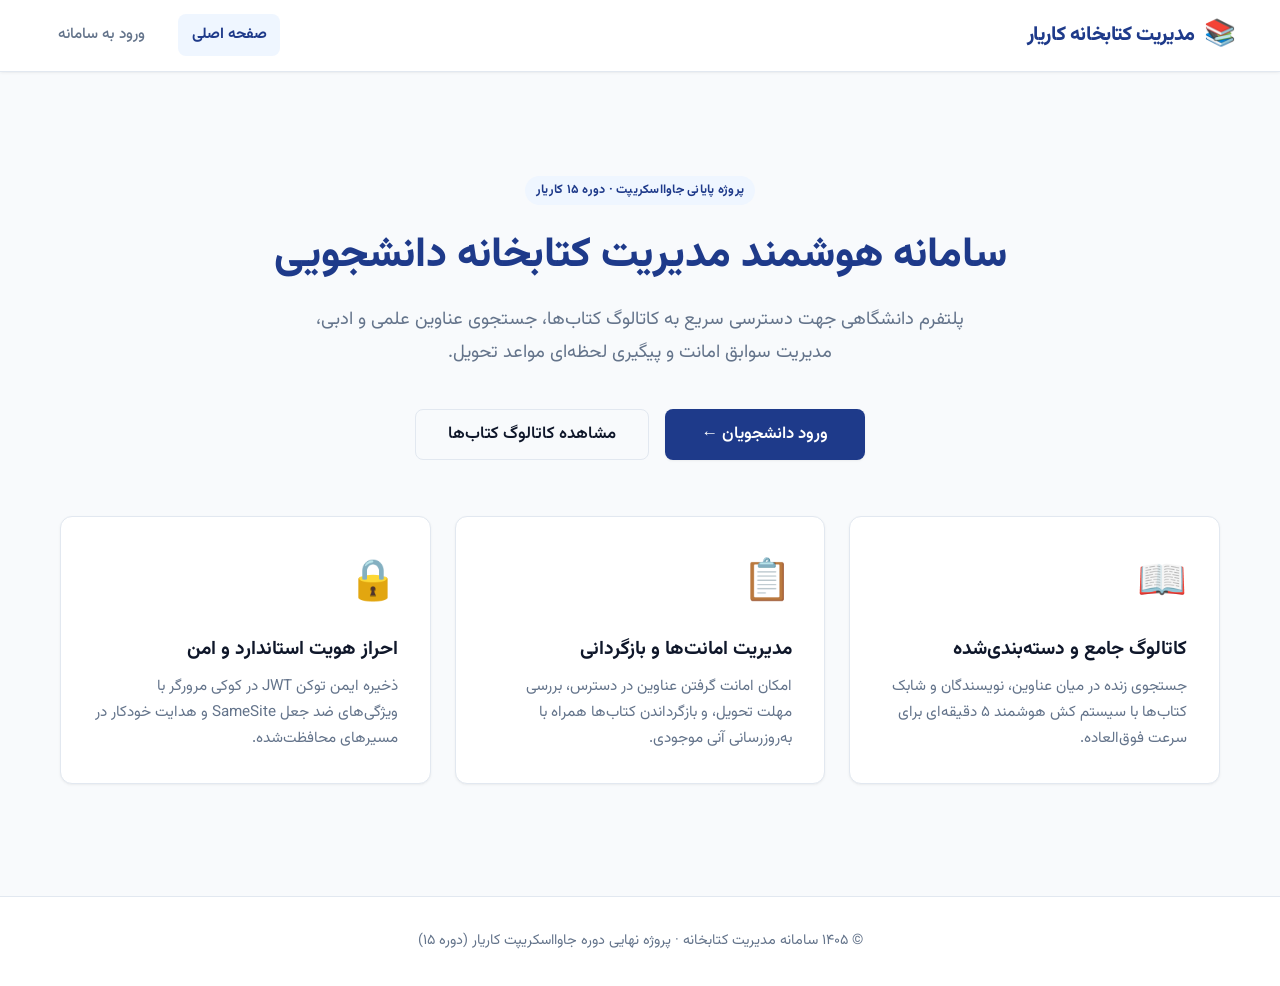
<file: index.html>
<!DOCTYPE html>
<html lang="fa" dir="rtl">
<head>
    <meta charset="UTF-8">
    <meta name="viewport" content="width=device-width, initial-scale=1.0">
    <title>سامانه مدیریت کتابخانه - صفحه اصلی</title>
    <link rel="stylesheet" href="css/style.css">
</head>
<body>
    <header class="header">
        <div class="container">
            <div class="header-content">
                <a href="index.html" class="logo">
                    <span class="logo-icon">📚</span>
                    <span>مدیریت کتابخانه کاریار</span>
                </a>
                <button class="menu-toggle" id="menuToggle" type="button" aria-label="تغییر وضعیت منو" aria-expanded="false">
                    &#9776;
                </button>
                <nav class="nav" id="publicNav">
                    <a href="index.html" class="active">صفحه اصلی</a>
                    <a href="login.html" id="navAuthLink">ورود به سامانه</a>
                </nav>
            </div>
        </div>
    </header>

    <main class="main-content">
        <div class="container">
            <section style="text-align: center; padding: 4rem 1rem 3rem;">
                <span class="category-badge" style="background-color: var(--primary-light); color: var(--primary); margin-bottom: 1.5rem; display: inline-block;">
                    پروژه پایانی جاوااسکریپت &middot; دوره ۱۵ کاریار
                </span>
                <h1 style="font-size: 2.6rem; color: var(--primary); margin-bottom: 1.25rem; line-height: 1.3; font-weight: 800;">
                    سامانه هوشمند مدیریت کتابخانه دانشجویی
                </h1>
                <p style="font-size: 1.15rem; color: var(--text-muted); margin: 0 auto 2.5rem; max-width: 660px; line-height: 1.8;">
                    پلتفرم دانشگاهی جهت دسترسی سریع به کاتالوگ کتاب‌ها، جستجوی عناوین علمی و ادبی، مدیریت سوابق امانت و پیگیری لحظه‌ای مواعد تحویل.
                </p>
                
                <div style="display: flex; gap: 1rem; justify-content: center; flex-wrap: wrap; margin-bottom: 3.5rem;">
                    <a href="login.html" id="heroCta" class="btn btn-primary" style="padding: 0.85rem 2.2rem; font-size: 1.05rem;">
                        ورود دانشجویان &larr;
                    </a>
                    <a href="books.html" class="btn btn-outline" style="padding: 0.85rem 2rem; font-size: 1.05rem;">
                        مشاهده کاتالوگ کتاب‌ها
                    </a>
                </div>

                <div class="grid grid-3" style="margin-top: 2rem; text-align: right;">
                    <div class="card" style="padding: 2rem;">
                        <div style="font-size: 2.5rem; margin-bottom: 1rem;">📖</div>
                        <h3 style="color: var(--text-main); margin-bottom: 0.5rem; font-size: 1.2rem; font-weight: 700;">کاتالوگ جامع و دسته‌بندی‌شده</h3>
                        <p style="color: var(--text-muted); font-size: 0.95rem; line-height: 1.7;">
                            جستجوی زنده در میان عناوین، نویسندگان و شابک کتاب‌ها با سیستم کش هوشمند ۵ دقیقه‌ای برای سرعت فوق‌العاده.
                        </p>
                    </div>
                    
                    <div class="card" style="padding: 2rem;">
                        <div style="font-size: 2.5rem; margin-bottom: 1rem;">📋</div>
                        <h3 style="color: var(--text-main); margin-bottom: 0.5rem; font-size: 1.2rem; font-weight: 700;">مدیریت امانت‌ها و بازگردانی</h3>
                        <p style="color: var(--text-muted); font-size: 0.95rem; line-height: 1.7;">
                            امکان امانت گرفتن عناوین در دسترس، بررسی مهلت تحویل، و بازگرداندن کتاب‌ها همراه با به‌روزرسانی آنی موجودی.
                        </p>
                    </div>
                    
                    <div class="card" style="padding: 2rem;">
                        <div style="font-size: 2.5rem; margin-bottom: 1rem;">🔒</div>
                        <h3 style="color: var(--text-main); margin-bottom: 0.5rem; font-size: 1.2rem; font-weight: 700;">احراز هویت استاندارد و امن</h3>
                        <p style="color: var(--text-muted); font-size: 0.95rem; line-height: 1.7;">
                            ذخیره ایمن توکن JWT در کوکی مرورگر با ویژگی‌های ضد جعل SameSite و هدایت خودکار در مسیرهای محافظت‌شده.
                        </p>
                    </div>
                </div>
            </section>
        </div>
    </main>

    <footer class="footer">
        <div class="container">
            <p>&copy; ۱۴۰۵ سامانه مدیریت کتابخانه &middot; پروژه نهایی دوره جاوااسکریپت کاریار (دوره ۱۵)</p>
        </div>
    </footer>

    <script type="module">
        import { isAuthenticated } from './js/auth.js';
        import { setupMobileNav } from './js/utils.js';
        
        setupMobileNav();

        if (isAuthenticated()) {
            const navAuthLink = document.getElementById('navAuthLink');
            const heroCta = document.getElementById('heroCta');
            if (navAuthLink) {
                navAuthLink.textContent = 'داشبورد دانشجو';
                navAuthLink.href = 'dashboard.html';
            }
            if (heroCta) {
                heroCta.textContent = 'ورود به داشبورد ←';
                heroCta.href = 'dashboard.html';
            }
        }
    </script>
</body>
</html>
</file>
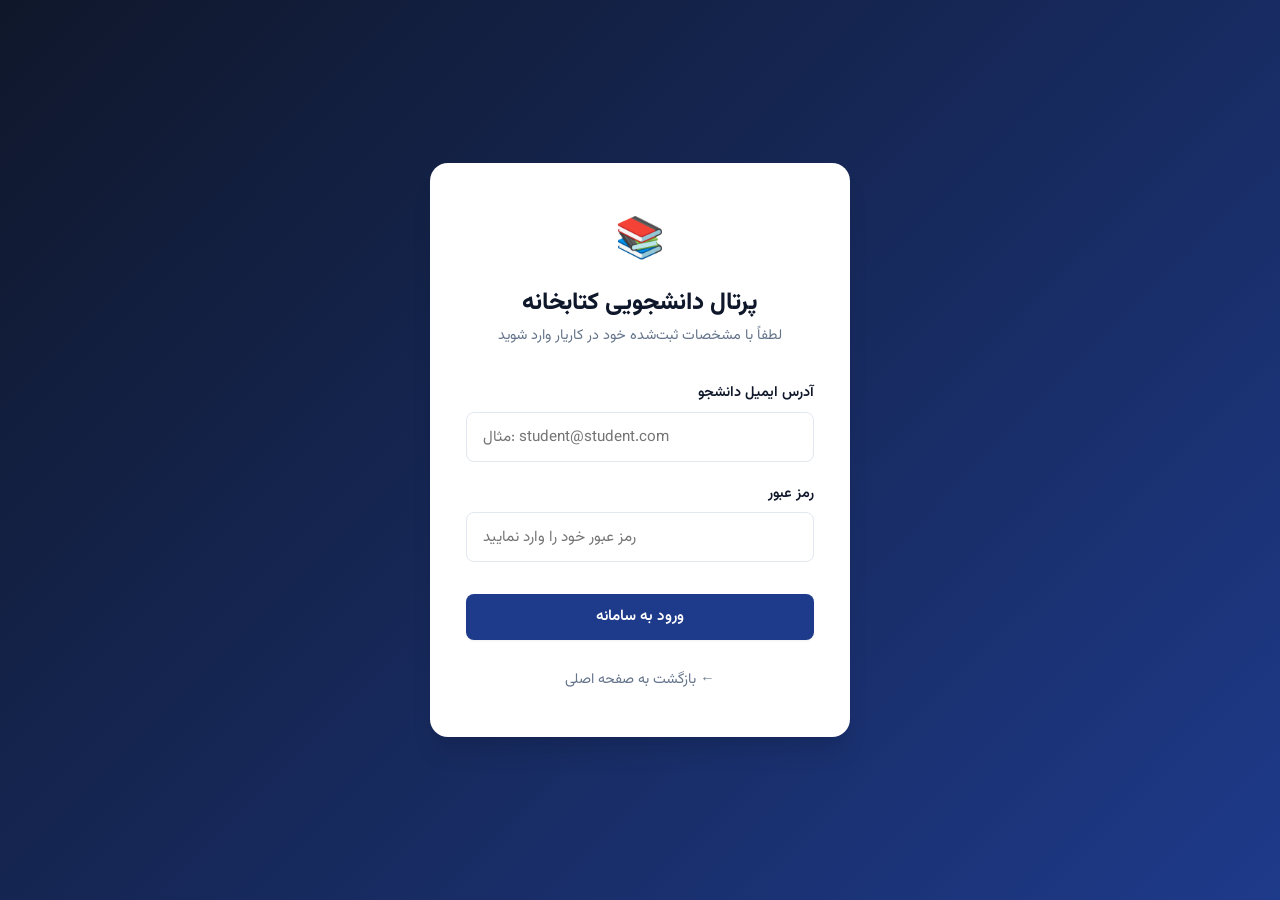
<file: books.html>
<!DOCTYPE html>
<html lang="fa" dir="rtl">
<head>
    <meta charset="UTF-8">
    <meta name="viewport" content="width=device-width, initial-scale=1.0">
    <title>مرور کتاب‌ها - سامانه مدیریت کتابخانه</title>
    <link rel="stylesheet" href="css/style.css">
</head>
<body>
    <header class="header">
        <div class="container">
            <div class="header-content">
                <a href="dashboard.html" class="logo">
                    <span class="logo-icon">📚</span>
                    <span>مدیریت کتابخانه کاریار</span>
                </a>

                <button class="menu-toggle" id="menuToggle" type="button" aria-label="تغییر وضعیت منو" aria-expanded="false">
                    &#9776;
                </button>

                <nav class="nav" id="primaryNav">
                    <a href="dashboard.html">داشبورد</a>
                    <a href="books.html" class="active">مرور کتاب‌ها</a>
                    <a href="my-loans.html">امانت‌های من</a>
                    <a href="#" id="logoutBtn" style="color: var(--danger);">خروج از حساب</a>
                </nav>

                <div class="user-info">
                    <div class="user-avatar" id="userAvatar">د</div>
                    <span class="user-name" id="userName">دانشجو</span>
                </div>
            </div>
        </div>
    </header>

    <main class="main-content">
        <div class="container">
            <div class="page-header">
                <h1 class="page-title">کاتالوگ کتاب‌ها</h1>
                <p class="page-subtitle">کاتالوگ عناوین را مشاهده نموده، بر اساس موضوع فیلتر کنید و کتاب مورد نظر را به صورت زنده به امانت بگیرید.</p>
            </div>
            
            <div id="booksAlert"></div>

            <div class="filter-bar">
                <div class="search-input-wrapper">
                    <input 
                        type="text" 
                        id="searchInput" 
                        class="form-input" 
                        placeholder="🔍 جستجوی کتاب بر اساس عنوان، نویسنده یا شابک (ISBN)..." 
                        aria-label="جستجوی کتاب"
                    >
                </div>
                <div class="filter-select-wrapper">
                    <select id="categoryFilter" class="form-select" aria-label="فیلتر موضوعی">
                        <option value="">همه دسته‌بندی‌ها</option>
                    </select>
                </div>
                <div class="filter-select-wrapper">
                    <select id="availabilityFilter" class="form-select" aria-label="فیلتر وضعیت موجودی">
                        <option value="all">همه وضعیت‌ها</option>
                        <option value="available">فقط کتاب‌های موجود</option>
                        <option value="unavailable">فقط کتاب‌های ناموجود</option>
                    </select>
                </div>
            </div>

            <div class="grid grid-3" id="booksGrid">
            </div>
        </div>
    </main>

    <div class="modal" id="bookModal" role="dialog" aria-modal="true" aria-hidden="true">
        <div class="modal-content">
            <button class="modal-close-btn" id="modalClose" aria-label="بستن پنجره">&times;</button>
            <div id="modalBody">
            </div>
        </div>
    </div>

    <footer class="footer">
        <div class="container">
            <p>&copy; ۱۴۰۵ سامانه مدیریت کتابخانه &middot; پروژه نهایی جاوااسکریپت</p>
        </div>
    </footer>

    <script type="module" src="js/books.js"></script>
</body>
</html>
</file>
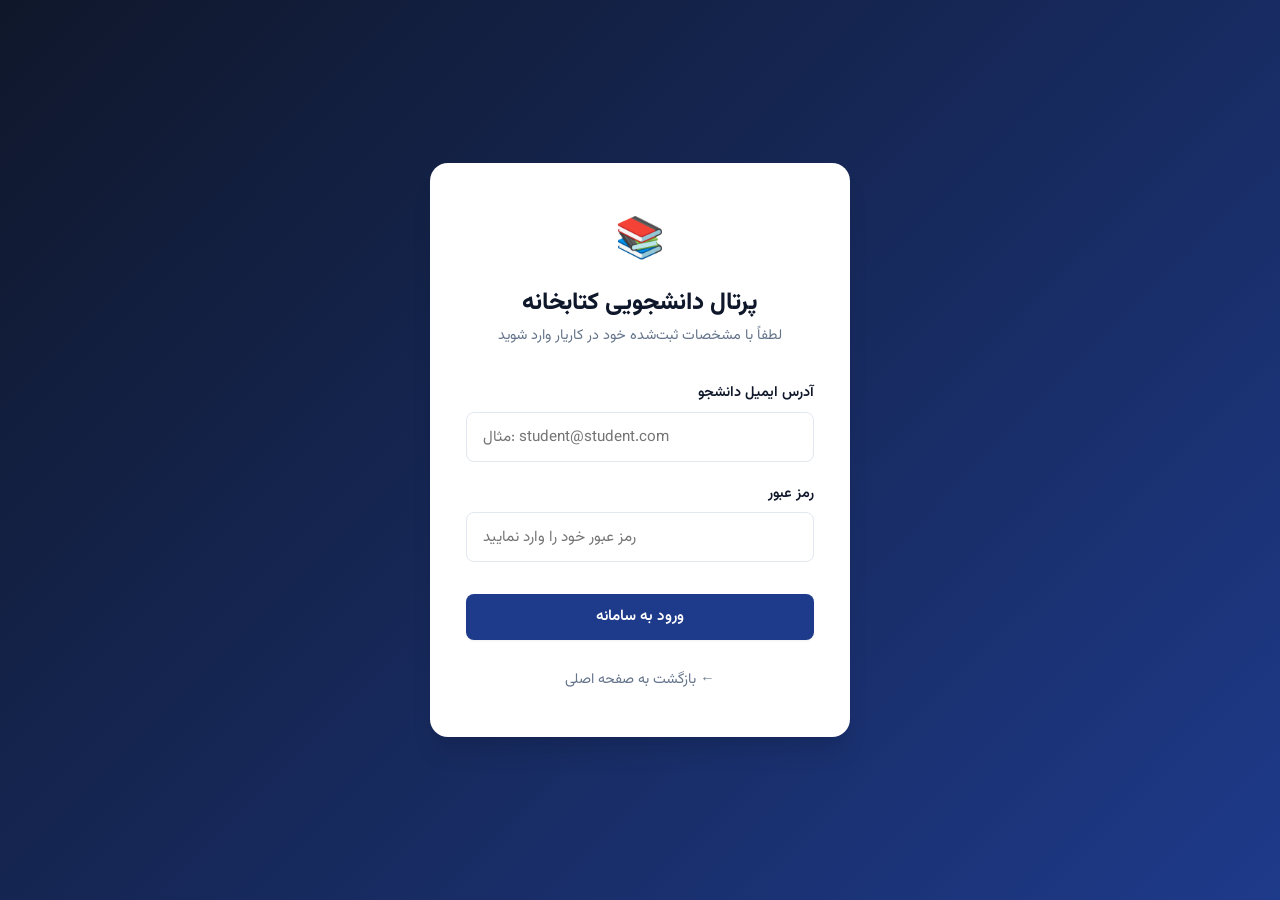
<file: dashboard.html>
<!DOCTYPE html>
<html lang="fa" dir="rtl">
<head>
    <meta charset="UTF-8">
    <meta name="viewport" content="width=device-width, initial-scale=1.0">
    <title>داشبورد دانشجو - سامانه مدیریت کتابخانه</title>
    <link rel="stylesheet" href="css/style.css">
</head>
<body>
    <header class="header">
        <div class="container">
            <div class="header-content">
                <a href="dashboard.html" class="logo">
                    <span class="logo-icon">📚</span>
                    <span>مدیریت کتابخانه کاریار</span>
                </a>

                <button class="menu-toggle" id="menuToggle" type="button" aria-label="تغییر وضعیت منو" aria-expanded="false">
                    &#9776;
                </button>

                <nav class="nav" id="primaryNav">
                    <a href="dashboard.html" class="active">داشبورد</a>
                    <a href="books.html">مرور کتاب‌ها</a>
                    <a href="my-loans.html">امانت‌های من</a>
                    <a href="#" id="logoutBtn" style="color: var(--danger);">خروج از حساب</a>
                </nav>

                <div class="user-info">
                    <div class="user-avatar" id="userAvatar">د</div>
                    <span class="user-name" id="userName">دانشجو</span>
                </div>
            </div>
        </div>
    </header>

    <main class="main-content">
        <div class="container">
            <div class="page-header">
                <h1 class="page-title">خوش آمدید، <span id="studentName">دانشجو</span>!</h1>
                <p class="page-subtitle">مدیریت حساب کاربری، مشاهده آمار زنده امانت‌ها و دسترسی سریع به کاتالوگ کتابخانه.</p>
            </div>

            <div id="dashboardAlert"></div>
            
            <div class="grid grid-2" id="statsContainer" style="margin-bottom: 2rem;">
                <div class="card stat-card">
                    <div class="stat-number" id="activeLoans">—</div>
                    <div class="stat-label">تعداد امانت‌های فعال شما</div>
                </div>
                <div class="card stat-card stat-success">
                    <div class="stat-number" id="availableBooks">—</div>
                    <div class="stat-label">تعداد کل کتاب‌های موجود در کتابخانه</div>
                </div>
            </div>

            <div class="card" style="margin-bottom: 2rem;">
                <div class="card-header">
                    <h2 class="card-title">مشخصات عضویت و پروفایل دانشجو</h2>
                </div>
                <div id="profileCard">
                    <div style="color: var(--text-muted); font-size: 0.95rem;">
                        در حال بارگذاری مشخصات...
                    </div>
                </div>
            </div>

            <div class="card">
                <div class="card-header">
                    <h2 class="card-title">دسترسی سریع</h2>
                </div>
                <div class="grid grid-2">
                    <a href="books.html" class="btn btn-primary" style="padding: 1.5rem; text-align: right; justify-content: flex-start;">
                        <div>
                            <h3 style="font-size: 1.15rem; margin-bottom: 0.35rem;">📖 مرور و امانت کتاب‌ها</h3>
                            <p style="font-size: 0.9rem; opacity: 0.9; font-weight: 400;">کاتالوگ بیش از ۵۰ عنوان کتاب را ببینید و کتاب مورد نظر را امانت بگیرید</p>
                        </div>
                    </a>
                    <a href="my-loans.html" class="btn btn-success" style="padding: 1.5rem; text-align: right; justify-content: flex-start;">
                        <div>
                            <h3 style="font-size: 1.15rem; margin-bottom: 0.35rem;">📋 امانت‌های من</h3>
                            <p style="font-size: 0.9rem; opacity: 0.9; font-weight: 400;">مشاهده مهلت تحویل کتاب‌ها، تاریخچه سوابق و بازگرداندن کتاب‌ها</p>
                        </div>
                    </a>
                </div>
            </div>
        </div>
    </main>

    <footer class="footer">
        <div class="container">
            <p>&copy; ۱۴۰۵ سامانه مدیریت کتابخانه &middot; پروژه نهایی جاوااسکریپت</p>
        </div>
    </footer>

    <script type="module" src="js/dashboard.js"></script>
</body>
</html>
</file>
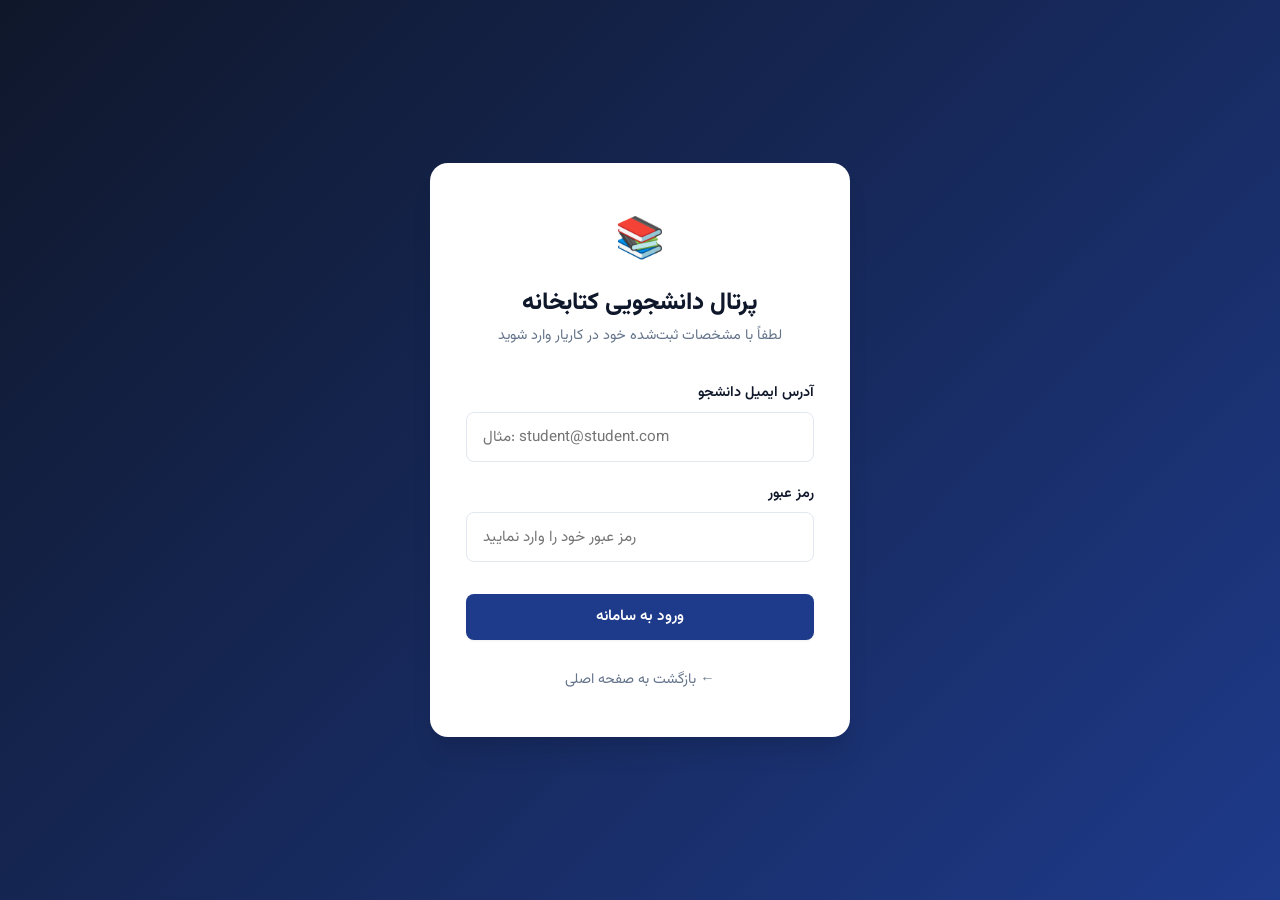
<file: login.html>
<!DOCTYPE html>
<html lang="fa" dir="rtl">
<head>
    <meta charset="UTF-8">
    <meta name="viewport" content="width=device-width, initial-scale=1.0">
    <title>ورود به سامانه - سامانه مدیریت کتابخانه</title>
    <link rel="stylesheet" href="css/style.css">
</head>
<body>
    <div class="login-container">
        <div class="login-card">
            <div class="login-header">
                <div class="login-icon">📚</div>
                <h1>پرتال دانشجویی کتابخانه</h1>
                <p>لطفاً با مشخصات ثبت‌شده خود در کاریار وارد شوید</p>
            </div>
            
            <div id="alert-container"></div>
            
            <form id="loginForm" novalidate>
                <div class="form-group">
                    <label for="email" class="form-label">آدرس ایمیل دانشجو</label>
                    <input 
                        type="email" 
                        id="email" 
                        class="form-input" 
                        placeholder="مثال: student@student.com" 
                        autocomplete="email" 
                        dir="ltr"
                        style="text-align: left;"
                        required
                    >
                </div>
                
                <div class="form-group">
                    <label for="password" class="form-label">رمز عبور</label>
                    <input 
                        type="password" 
                        id="password" 
                        class="form-input" 
                        placeholder="رمز عبور خود را وارد نمایید" 
                        autocomplete="current-password" 
                        dir="ltr"
                        style="text-align: left;"
                        required
                    >
                </div>
                
                <button type="submit" class="btn btn-primary" style="width: 100%; margin-top: 0.75rem;">
                    <span id="loginText">ورود به سامانه</span>
                    <span id="loginSpinner" class="loading hidden"></span>
                </button>
            </form>

            <div style="text-align: center; margin-top: 1.75rem; font-size: 0.9rem; color: var(--text-muted);">
                <a href="index.html" style="color: var(--text-muted); text-decoration: none;">&larr; بازگشت به صفحه اصلی</a>
            </div>
        </div>
    </div>

    <script type="module" src="js/login.js"></script>
</body>
</html>
</file>
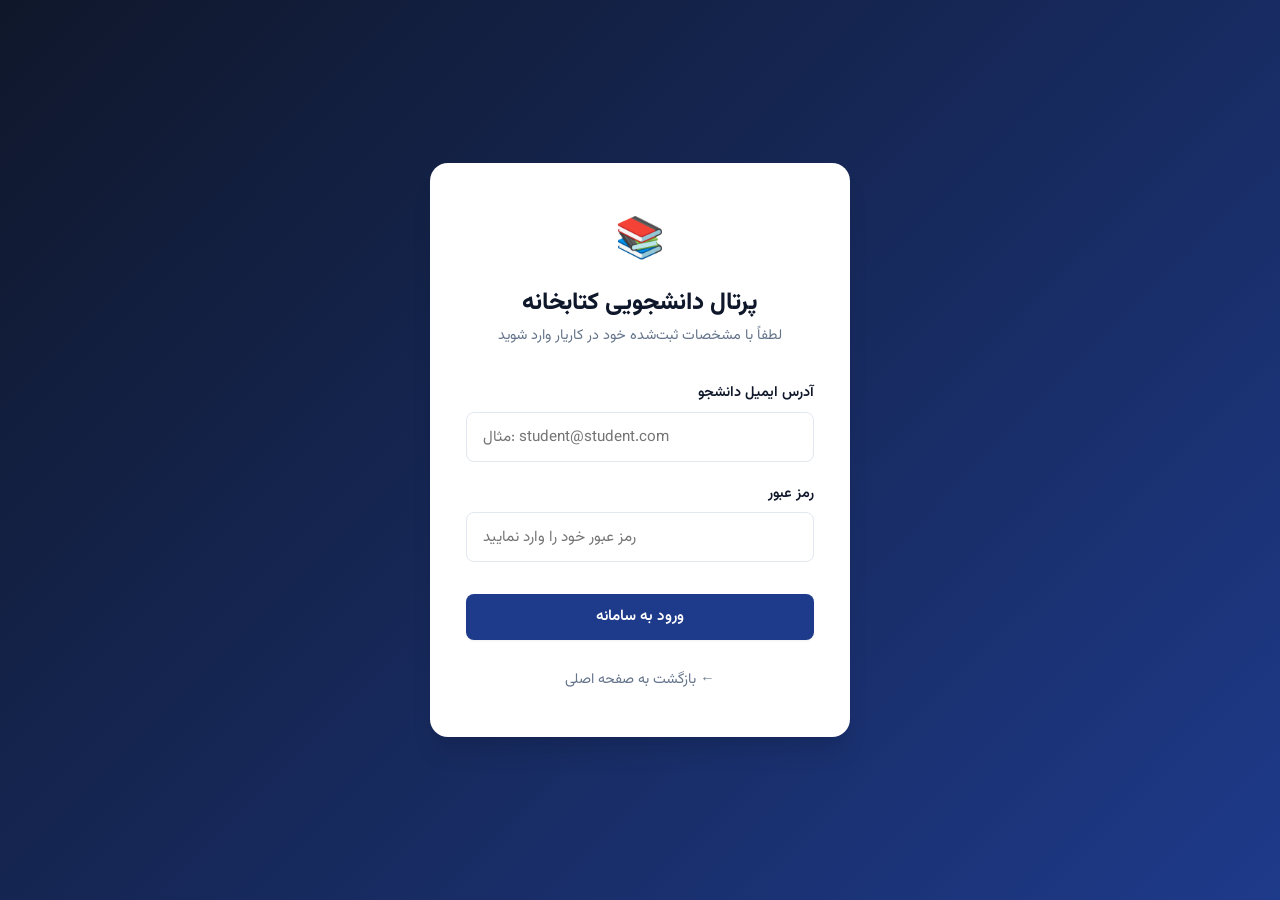
<file: my-loans.html>
<!DOCTYPE html>
<html lang="fa" dir="rtl">
<head>
    <meta charset="UTF-8">
    <meta name="viewport" content="width=device-width, initial-scale=1.0">
    <title>امانت‌های من - سامانه مدیریت کتابخانه</title>
    <link rel="stylesheet" href="css/style.css">
</head>
<body>
    <header class="header">
        <div class="container">
            <div class="header-content">
                <a href="dashboard.html" class="logo">
                    <span class="logo-icon">📚</span>
                    <span>مدیریت کتابخانه کاریار</span>
                </a>

                <button class="menu-toggle" id="menuToggle" type="button" aria-label="تغییر وضعیت منو" aria-expanded="false">
                    &#9776;
                </button>

                <nav class="nav" id="primaryNav">
                    <a href="dashboard.html">داشبورد</a>
                    <a href="books.html">مرور کتاب‌ها</a>
                    <a href="my-loans.html" class="active">امانت‌های من</a>
                    <a href="#" id="logoutBtn" style="color: var(--danger);">خروج از حساب</a>
                </nav>

                <div class="user-info">
                    <div class="user-avatar" id="userAvatar">د</div>
                    <span class="user-name" id="userName">دانشجو</span>
                </div>
            </div>
        </div>
    </header>

    <main class="main-content">
        <div class="container">
            <div class="page-header">
                <h1 class="page-title">امانت‌های من</h1>
                <p class="page-subtitle">پیگیری سوابق کتاب‌های امانت‌گرفته‌شده، تاریخچه مهلت‌های تحویل و بازگرداندن کتاب‌ها به کتابخانه.</p>
            </div>
            
            <div id="loansAlert"></div>

            <div class="grid grid-3" style="margin-bottom: 2rem;">
                <div class="card stat-card">
                    <div class="stat-number" id="totalLoans">—</div>
                    <div class="stat-label">کل کتاب‌های امانت‌گرفته‌شده</div>
                </div>
                <div class="card stat-card">
                    <div class="stat-number" id="activeLoans" style="color: var(--warning);">—</div>
                    <div class="stat-label">امانت‌های فعال (نزد شما)</div>
                </div>
                <div class="card stat-card stat-success">
                    <div class="stat-number" id="returnedLoans">—</div>
                    <div class="stat-label">کتاب‌های بازگردانده‌شده</div>
                </div>
            </div>

            <div class="card" id="tableCard">
                <div class="card-header">
                    <h2 class="card-title">تاریخچه و سوابق امانت کتاب</h2>
                    <span id="loansCountHeader" style="color: var(--text-muted); font-size: 0.9rem;">مجموع: — مورد</span>
                </div>
                
                <div class="table-responsive">
                    <table class="table">
                        <thead>
                            <tr>
                                <th>عنوان کتاب و شابک (ISBN)</th>
                                <th>نویسنده</th>
                                <th>زمان‌بندی و مهلت تحویل</th>
                                <th>وضعیت</th>
                                <th>عملیات</th>
                            </tr>
                        </thead>
                        <tbody id="loansTableBody">
                        </tbody>
                    </table>
                </div>
            </div>

        </div>
    </main>

    <footer class="footer">
        <div class="container">
            <p>&copy; ۱۴۰۵ سامانه مدیریت کتابخانه &middot; پروژه نهایی جاوااسکریپت</p>
        </div>
    </footer>

    <script type="module" src="js/loans.js"></script>
</body>
</html>
</file>
<file: css/style.css>
@import url('https://fonts.googleapis.com/css2?family=Vazirmatn:wght@300;400;500;600;700;800&display=swap');

:root {
  
  --primary: #1e3a8a;        
  --primary-hover: #172554;
  --primary-light: #eff6ff;
  --accent: #2563eb;         
  
  --bg-main: #f8fafc;        
  --bg-card: #ffffff;
  --bg-muted: #f1f5f9;
  
  --text-main: #0f172a;      
  --text-muted: #64748b;     
  --text-light: #94a3b8;
  
  --border: #e2e8f0;
  --border-focus: #3b82f6;
  
  
  --success: #059669;
  --success-bg: #ecfdf5;
  --success-border: #a7f3d0;
  
  --warning: #d97706;
  --warning-bg: #fffbeb;
  --warning-border: #fde68a;
  
  --danger: #dc2626;
  --danger-bg: #fef2f2;
  --danger-border: #fecaca;

  --info: #0284c7;
  --info-bg: #f0f9ff;
  --info-border: #bae6fd;
  
  
  --radius-sm: 8px;
  --radius: 12px;
  --radius-lg: 18px;
  
  
  --shadow-sm: 0 1px 3px 0 rgb(0 0 0 / 0.05), 0 1px 2px -1px rgb(0 0 0 / 0.04);
  --shadow: 0 4px 6px -1px rgb(0 0 0 / 0.07), 0 2px 4px -2px rgb(0 0 0 / 0.05);
  --shadow-md: 0 10px 15px -3px rgb(0 0 0 / 0.08), 0 4px 6px -4px rgb(0 0 0 / 0.03);
  --shadow-lg: 0 20px 25px -5px rgb(0 0 0 / 0.1), 0 8px 10px -6px rgb(0 0 0 / 0.05);

  --transition: all 0.2s cubic-bezier(0.4, 0, 0.2, 1);
}

*, *::before, *::after {
  margin: 0;
  padding: 0;
  box-sizing: border-box;
}

html {
  direction: rtl;
  text-align: right;
}

body {
  font-family: 'Vazirmatn', -apple-system, BlinkMacSystemFont, 'Segoe UI', Tahoma, Geneva, Verdana, sans-serif;
  line-height: 1.7;
  color: var(--text-main);
  background-color: var(--bg-main);
  -webkit-font-smoothing: antialiased;
  -moz-osx-font-smoothing: grayscale;
  display: flex;
  flex-direction: column;
  min-height: 100vh;
}

.container {
  width: 100%;
  max-width: 1240px;
  margin: 0 auto;
  padding: 0 1.5rem;
}

.header {
  background: rgba(255, 255, 255, 0.95);
  backdrop-filter: blur(8px);
  border-bottom: 1px solid var(--border);
  position: sticky;
  top: 0;
  z-index: 100;
  box-shadow: var(--shadow-sm);
}

.header-content {
  display: flex;
  justify-content: space-between;
  align-items: center;
  padding: 0.85rem 0;
}

.logo {
  display: flex;
  align-items: center;
  gap: 0.6rem;
  font-size: 1.25rem;
  font-weight: 800;
  color: var(--primary);
  text-decoration: none;
  letter-spacing: -0.02em;
}

.logo-icon {
  font-size: 1.6rem;
}

.nav {
  display: flex;
  gap: 1.25rem;
  align-items: center;
}

.nav a {
  text-decoration: none;
  color: var(--text-muted);
  font-weight: 500;
  font-size: 0.95rem;
  padding: 0.5rem 0.85rem;
  border-radius: var(--radius-sm);
  transition: var(--transition);
}

.nav a:hover {
  color: var(--primary);
  background-color: var(--primary-light);
}

.nav a.active {
  color: var(--primary);
  background-color: var(--primary-light);
  font-weight: 700;
}

.user-info {
  display: flex;
  align-items: center;
  gap: 0.75rem;
  padding-right: 1.25rem;
  border-right: 1px solid var(--border);
}

.user-avatar {
  width: 38px;
  height: 38px;
  border-radius: 50%;
  background: linear-gradient(135deg, var(--primary), var(--accent));
  display: flex;
  align-items: center;
  justify-content: center;
  color: white;
  font-weight: 700;
  font-size: 0.95rem;
  box-shadow: var(--shadow-sm);
}

.user-name {
  font-weight: 600;
  font-size: 0.9rem;
  color: var(--text-main);
  max-width: 150px;
  white-space: nowrap;
  overflow: hidden;
  text-overflow: ellipsis;
}

.menu-toggle {
  display: none;
  background: none;
  border: none;
  font-size: 1.6rem;
  cursor: pointer;
  color: var(--text-main);
  padding: 0.25rem;
}

.main-content {
  flex: 1;
  padding: 2.5rem 0;
}

.page-header {
  margin-bottom: 2rem;
}

.page-title {
  font-size: 1.85rem;
  font-weight: 800;
  color: var(--text-main);
  letter-spacing: -0.02em;
  margin-bottom: 0.35rem;
}

.page-subtitle {
  color: var(--text-muted);
  font-size: 1rem;
}

.card {
  background: var(--bg-card);
  border-radius: var(--radius);
  border: 1px solid var(--border);
  box-shadow: var(--shadow-sm);
  padding: 1.5rem;
  margin-bottom: 1.5rem;
  transition: var(--transition);
}

.card:hover {
  box-shadow: var(--shadow);
}

.card-header {
  display: flex;
  justify-content: space-between;
  align-items: center;
  margin-bottom: 1.25rem;
  padding-bottom: 0.9rem;
  border-bottom: 1px solid var(--border);
}

.card-title {
  font-size: 1.25rem;
  font-weight: 700;
  color: var(--text-main);
}

.stat-card {
  text-align: right;
  padding: 1.75rem;
  background: var(--bg-card);
  border: 1px solid var(--border);
  border-radius: var(--radius);
  position: relative;
  overflow: hidden;
}

.stat-card::before {
  content: '';
  position: absolute;
  top: 0;
  right: 0;
  width: 5px;
  height: 100%;
  background: var(--accent);
}

.stat-card.stat-success::before {
  background: var(--success);
}

.stat-number {
  font-size: 2.5rem;
  font-weight: 800;
  color: var(--primary);
  line-height: 1.2;
  margin-bottom: 0.35rem;
  font-variant-numeric: tabular-nums;
}

.stat-card.stat-success .stat-number {
  color: var(--success);
}

.stat-label {
  color: var(--text-muted);
  font-size: 0.88rem;
  font-weight: 600;
  letter-spacing: 0.02em;
}

.profile-details-grid {
  display: grid;
  grid-template-columns: repeat(auto-fit, minmax(200px, 1fr));
  gap: 1.25rem;
  padding: 0.5rem 0;
}

.profile-item {
  display: flex;
  flex-direction: column;
  gap: 0.25rem;
}

.profile-label {
  font-size: 0.8rem;
  font-weight: 600;
  color: var(--text-muted);
}

.profile-value {
  font-size: 0.95rem;
  color: var(--text-main);
  font-weight: 600;
}

.grid {
  display: grid;
  gap: 1.5rem;
}

.grid-2 {
  grid-template-columns: repeat(auto-fit, minmax(280px, 1fr));
}

.grid-3 {
  grid-template-columns: repeat(auto-fill, minmax(320px, 1fr));
}

.grid-4 {
  grid-template-columns: repeat(auto-fit, minmax(220px, 1fr));
}

.book-card {
  display: flex;
  flex-direction: column;
  justify-content: space-between;
  border-radius: var(--radius);
  padding: 1.5rem;
  background: var(--bg-card);
  transition: transform 0.2s, box-shadow 0.2s;
  position: relative;
}

.book-card:hover {
  transform: translateY(-3px);
  box-shadow: var(--shadow-md);
}

.book-card-header {
  display: flex;
  justify-content: space-between;
  align-items: center;
  margin-bottom: 0.85rem;
  gap: 0.5rem;
}

.category-badge {
  font-size: 0.78rem;
  font-weight: 700;
  padding: 0.25rem 0.65rem;
  border-radius: 9999px;
  letter-spacing: 0.02em;
}

.book-title {
  font-size: 1.15rem;
  font-weight: 700;
  color: var(--text-main);
  margin-bottom: 0.75rem;
  line-height: 1.4;
  display: -webkit-box;
  -webkit-line-clamp: 2;
  -webkit-box-orient: vertical;
  overflow: hidden;
}

.book-details {
  margin-bottom: 0.85rem;
  font-size: 0.9rem;
  color: var(--text-muted);
}

.book-meta {
  margin-bottom: 0.3rem;
  display: flex;
  justify-content: space-between;
}

.book-description {
  font-size: 0.88rem;
  color: #475569;
  line-height: 1.6;
  margin-bottom: 1.25rem;
  display: -webkit-box;
  -webkit-line-clamp: 3;
  -webkit-box-orient: vertical;
  overflow: hidden;
}

.book-card-actions {
  display: flex;
  gap: 0.6rem;
  margin-top: auto;
}

.book-card-actions .btn {
  flex: 1;
}

.status {
  display: inline-flex;
  align-items: center;
  gap: 0.4rem;
  padding: 0.25rem 0.75rem;
  border-radius: 9999px;
  font-size: 0.78rem;
  font-weight: 700;
  letter-spacing: 0.02em;
}

.status-available, .status-active {
  background-color: var(--success-bg);
  color: var(--success);
  border: 1px solid var(--success-border);
}

.status-available::before, .status-active::before {
  content: '';
  width: 7px;
  height: 7px;
  border-radius: 50%;
  background-color: var(--success);
}

.status-unavailable, .status-overdue {
  background-color: var(--danger-bg);
  color: var(--danger);
  border: 1px solid var(--danger-border);
}

.status-unavailable::before, .status-overdue::before {
  content: '';
  width: 7px;
  height: 7px;
  border-radius: 50%;
  background-color: var(--danger);
}

.status-returned {
  background-color: var(--info-bg);
  color: var(--info);
  border: 1px solid var(--info-border);
}

.status-returned::before {
  content: '';
  width: 7px;
  height: 7px;
  border-radius: 50%;
  background-color: var(--info);
}

.badge {
  display: inline-block;
  padding: 0.2rem 0.6rem;
  border-radius: 4px;
  font-size: 0.82rem;
  font-weight: 600;
}

.badge-info { background: var(--info-bg); color: var(--info); }
.badge-success { background: var(--success-bg); color: var(--success); }
.badge-secondary { background: var(--bg-muted); color: var(--text-muted); }

.tag-badge {
  background: var(--bg-muted);
  color: var(--text-muted);
  font-size: 0.8rem;
  padding: 0.2rem 0.65rem;
  border-radius: 4px;
  border: 1px solid var(--border);
}

.btn {
  display: inline-flex;
  align-items: center;
  justify-content: center;
  gap: 0.5rem;
  padding: 0.75rem 1.4rem;
  border: 1px solid transparent;
  border-radius: var(--radius-sm);
  text-decoration: none;
  font-weight: 600;
  font-size: 0.95rem;
  font-family: inherit;
  cursor: pointer;
  transition: var(--transition);
  line-height: 1.3;
}

.btn:disabled {
  opacity: 0.6;
  cursor: not-allowed;
  transform: none !important;
}

.btn-primary {
  background-color: var(--primary);
  color: white;
  box-shadow: var(--shadow-sm);
}

.btn-primary:hover:not(:disabled) {
  background-color: var(--primary-hover);
  transform: translateY(-1px);
}

.btn-secondary {
  background-color: #64748b;
  color: white;
}

.btn-secondary:hover:not(:disabled) {
  background-color: #475569;
}

.btn-success {
  background-color: var(--success);
  color: white;
}

.btn-success:hover:not(:disabled) {
  background-color: #047857;
  transform: translateY(-1px);
}

.btn-outline {
  background-color: transparent;
  border-color: var(--border);
  color: var(--text-main);
}

.btn-outline:hover:not(:disabled) {
  background-color: var(--bg-muted);
  border-color: var(--text-muted);
}

.btn-sm {
  padding: 0.45rem 0.95rem;
  font-size: 0.86rem;
  border-radius: var(--radius-sm);
}

.form-group {
  margin-bottom: 1.25rem;
}

.form-label {
  display: block;
  margin-bottom: 0.4rem;
  font-weight: 600;
  font-size: 0.9rem;
  color: var(--text-main);
}

.form-input, .form-select {
  width: 100%;
  padding: 0.75rem 1rem;
  border: 1.5px solid var(--border);
  border-radius: var(--radius-sm);
  font-size: 0.95rem;
  font-family: inherit;
  color: var(--text-main);
  background-color: #fff;
  transition: var(--transition);
}

.form-input:focus, .form-select:focus {
  outline: none;
  border-color: var(--border-focus);
  box-shadow: 0 0 0 3px rgba(59, 130, 246, 0.15);
}

.filter-bar {
  display: flex;
  gap: 1rem;
  margin-bottom: 2rem;
  flex-wrap: wrap;
}

.search-input-wrapper {
  flex: 2;
  min-width: 240px;
}

.filter-select-wrapper {
  flex: 1;
  min-width: 160px;
}

.table-responsive {
  width: 100%;
  overflow-x: auto;
  -webkit-overflow-scrolling: touch;
}

.table {
  width: 100%;
  border-collapse: collapse;
  text-align: right;
}

.table th, .table td {
  padding: 1.1rem 1rem;
  border-bottom: 1px solid var(--border);
  vertical-align: middle;
}

.table th {
  background-color: var(--bg-muted);
  font-weight: 700;
  font-size: 0.88rem;
  color: var(--text-muted);
}

.table tr:last-child td {
  border-bottom: none;
}

.table tbody tr:hover {
  background-color: #f8fafc;
}

.alert {
  display: flex;
  justify-content: space-between;
  align-items: center;
  padding: 0.9rem 1.25rem;
  border-radius: var(--radius-sm);
  margin-bottom: 1.5rem;
  font-size: 0.95rem;
  line-height: 1.5;
  border: 1px solid transparent;
}

.alert-error {
  background-color: var(--danger-bg);
  color: var(--danger);
  border-color: var(--danger-border);
}

.alert-success {
  background-color: var(--success-bg);
  color: var(--success);
  border-color: var(--success-border);
}

.alert-info {
  background-color: var(--info-bg);
  color: var(--info);
  border-color: var(--info-border);
}

.alert-close {
  background: none;
  border: none;
  font-size: 1.3rem;
  line-height: 1;
  color: inherit;
  opacity: 0.7;
  cursor: pointer;
  padding: 0 0.35rem;
}

.alert-close:hover {
  opacity: 1;
}

.loading {
  display: inline-block;
  width: 18px;
  height: 18px;
  border: 2px solid rgba(255, 255, 255, 0.4);
  border-top-color: white;
  border-radius: 50%;
  animation: spin 0.8s linear infinite;
  margin-left: 0.5rem;
}

@keyframes spin {
  to { transform: rotate(360deg); }
}

.skeleton-card {
  height: 280px;
  display: flex;
  flex-direction: column;
  gap: 1rem;
  background: var(--bg-card);
}

.skeleton-line {
  background: linear-gradient(90deg, #f1f5f9 25%, #e2e8f0 50%, #f1f5f9 75%);
  background-size: 200% 100%;
  animation: skeletonPulse 1.5s infinite;
  border-radius: 4px;
}

.skeleton-title { height: 24px; width: 70%; }
.skeleton-text { height: 16px; width: 90%; }
.skeleton-btn { height: 36px; width: 100%; margin-top: auto; }

@keyframes skeletonPulse {
  0% { background-position: 200% 0; }
  100% { background-position: -200% 0; }
}

.login-container {
  display: flex;
  justify-content: center;
  align-items: center;
  min-height: 100vh;
  background: linear-gradient(135deg, #0f172a 0%, #1e3a8a 100%);
  padding: 1.5rem;
}

.login-card {
  background: var(--bg-card);
  padding: 2.75rem 2.25rem;
  border-radius: var(--radius-lg);
  box-shadow: var(--shadow-lg);
  width: 100%;
  max-width: 420px;
}

.login-header {
  text-align: center;
  margin-bottom: 2rem;
}

.login-header .login-icon {
  font-size: 2.5rem;
  margin-bottom: 0.5rem;
}

.login-header h1 {
  font-size: 1.5rem;
  font-weight: 800;
  color: var(--text-main);
}

.login-header p {
  color: var(--text-muted);
  font-size: 0.9rem;
}

.modal {
  position: fixed;
  top: 0;
  left: 0;
  width: 100%;
  height: 100%;
  background: rgba(15, 23, 42, 0.65);
  backdrop-filter: blur(4px);
  display: flex;
  justify-content: center;
  align-items: center;
  z-index: 1000;
  padding: 1.5rem;
  opacity: 0;
  visibility: hidden;
  transition: opacity 0.2s, visibility 0.2s;
}

.modal.modal-open {
  opacity: 1;
  visibility: visible;
}

.modal-content {
  background: var(--bg-card);
  border-radius: var(--radius-lg);
  width: 100%;
  max-width: 580px;
  max-height: 90vh;
  overflow-y: auto;
  box-shadow: var(--shadow-lg);
  border: 1px solid var(--border);
  position: relative;
  padding: 2rem;
}

.modal-close-btn {
  position: absolute;
  top: 1.25rem;
  left: 1.25rem;
  right: auto;
  background: var(--bg-muted);
  border: none;
  width: 34px;
  height: 34px;
  border-radius: 50%;
  font-size: 1.3rem;
  cursor: pointer;
  display: flex;
  align-items: center;
  justify-content: center;
  color: var(--text-muted);
  transition: var(--transition);
}

.modal-close-btn:hover {
  background: var(--border);
  color: var(--text-main);
}

.modal-info-grid {
  display: grid;
  grid-template-columns: repeat(2, 1fr);
  gap: 0.85rem;
  background: var(--bg-muted);
  padding: 1rem;
  border-radius: var(--radius-sm);
  margin-top: 1rem;
  font-size: 0.9rem;
}

.footer {
  background-color: var(--bg-card);
  border-top: 1px solid var(--border);
  text-align: center;
  padding: 2rem 0;
  color: var(--text-muted);
  font-size: 0.9rem;
  margin-top: auto;
}

.hidden { display: none !important; }
.text-center { text-align: center; }
.mt-2 { margin-top: 0.5rem; }
.mt-4 { margin-top: 1rem; }

@media (max-width: 768px) {
  .menu-toggle {
    display: flex;
    align-items: center;
    justify-content: center;
    background: none;
    border: none;
    font-size: 1.75rem;
    cursor: pointer;
    color: var(--primary);
    padding: 0.35rem;
    border-radius: var(--radius-sm);
    z-index: 101;
  }

  .nav {
    display: none !important;
    position: absolute;
    top: 100%;
    right: 0;
    left: 0;
    width: 100%;
    background: #ffffff;
    flex-direction: column;
    padding: 1rem 1.5rem;
    box-shadow: 0 12px 24px -4px rgba(0, 0, 0, 0.15);
    border-bottom: 2px solid var(--primary);
    border-radius: 0 0 var(--radius) var(--radius);
    gap: 0.5rem;
    z-index: 1000;
  }

  .nav.nav-open {
    display: flex !important;
  }

  .nav a {
    width: 100%;
    padding: 0.75rem 1rem;
    border-radius: var(--radius-sm);
    transition: var(--transition);
  }

  .nav a:hover, .nav a.active {
    background-color: var(--primary-light);
    color: var(--primary);
  }

  .header-content {
    position: relative;
  }

  .user-info {
    border-right: none;
    padding-right: 0;
  }

  .filter-bar {
    flex-direction: column;
  }

  .grid-2, .grid-3 {
    grid-template-columns: 1fr;
  }

  .modal-info-grid {
    grid-template-columns: 1fr;
  }
}
</file>
